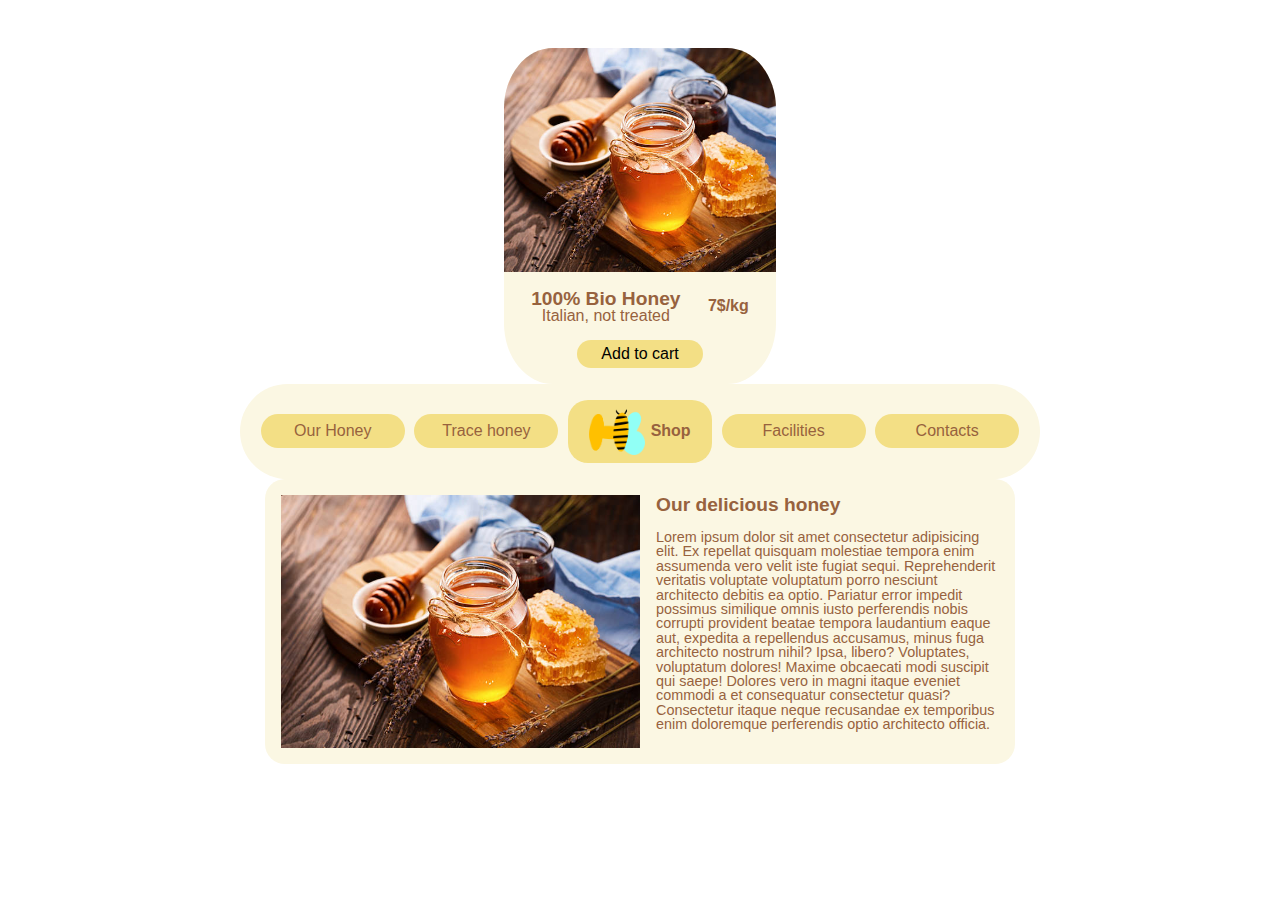
<file: index.html>
<!DOCTYPE html>
<html lang="en">
  <head>
    <meta charset="UTF-8" />
    <meta name="viewport" content="width=device-width, initial-scale=1.0" />
    <title>Honey</title>
    <link rel="stylesheet" href="assets/reset.css" />
    <link rel="stylesheet" href="assets/style.css" />
  </head>
  <body>
    <main>
      <div class="card center">
        <div class="image"></div>
        <div class="flex-center">
          <div class="text-center">
            <h2>100% Bio Honey</h2>
            <p>Italian, not treated</p>
          </div>
          <p class="margin-block bold">7$/kg</p>
        </div>
        <button class="margin-bottom">Add to cart</button>
      </div>
      <div class="navbar center flex-row">
        <button>Our Honey</button>
        <button>Trace honey</button>
        <button>
          <img src="assets/imgs/logo.png" alt="logo" />
          <p class="margin-block bold">Shop</p>
        </button>
        <button>Facilities</button>
        <button>Contacts</button>
      </div>
      <article class="center">
        <img src="assets/imgs/honey.jpg" alt="honey-img" />
        <div>
          <h2 class="margin-bottom">Our delicious honey</h2>
          <p class="margin-bottom">
            Lorem ipsum dolor sit amet consectetur adipisicing elit. Ex repellat
            quisquam molestiae tempora enim assumenda vero velit iste fugiat
            sequi. Reprehenderit veritatis voluptate voluptatum porro nesciunt
            architecto debitis ea optio. Pariatur error impedit possimus
            similique omnis iusto perferendis nobis corrupti provident beatae
            tempora laudantium eaque aut, expedita a repellendus accusamus,
            minus fuga architecto nostrum nihil? Ipsa, libero? Voluptates,
            voluptatum dolores! Maxime obcaecati modi suscipit qui saepe!
            Dolores vero in magni itaque eveniet commodi a et consequatur
            consectetur quasi? Consectetur itaque neque recusandae ex temporibus
            enim doloremque perferendis optio architecto officia.
          </p>
        </div>
      </article>
    </main>
  </body>
</html>
</file>
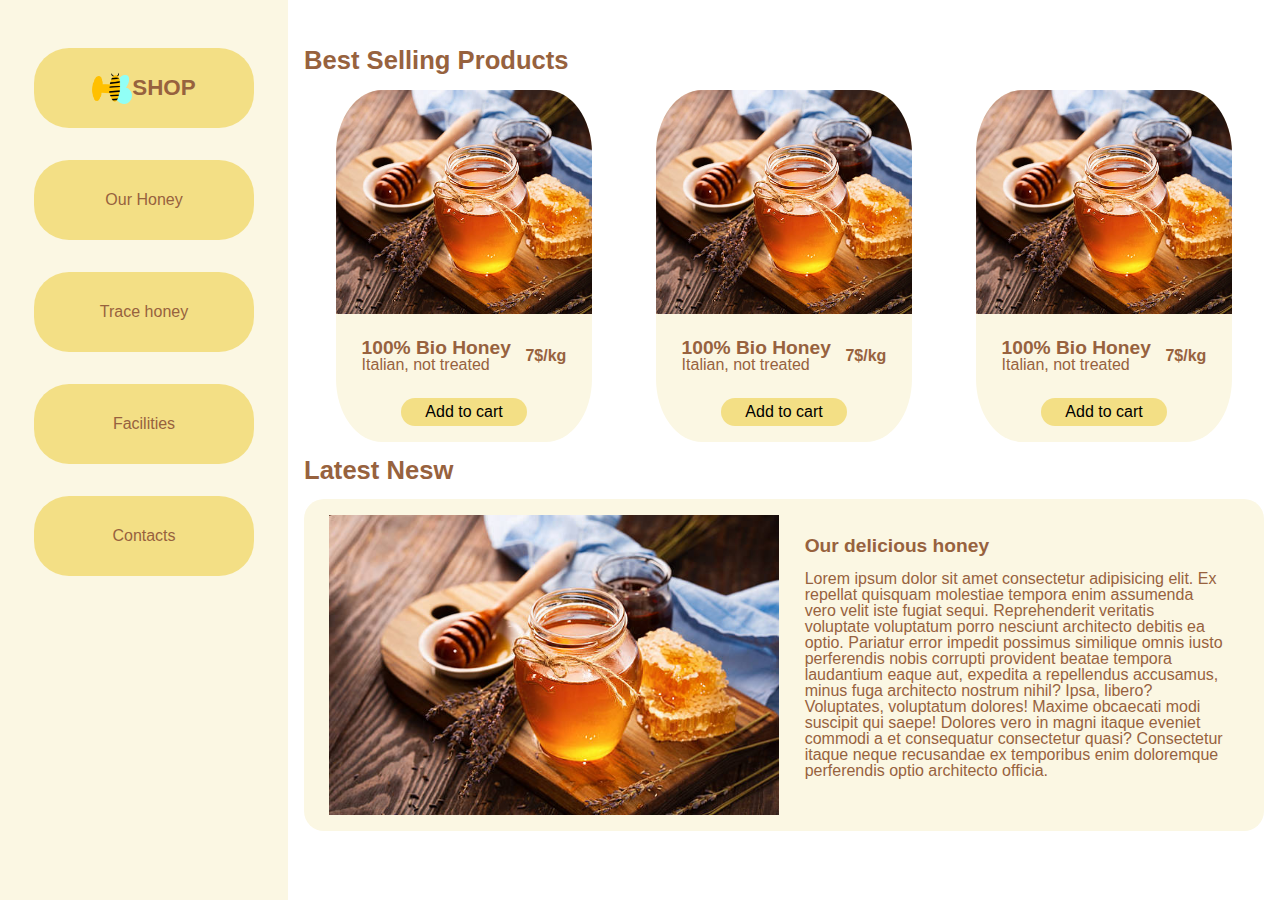
<file: honey-index.html>
<!DOCTYPE html>
<html lang="en">
  <head>
    <meta charset="UTF-8" />
    <meta name="viewport" content="width=device-width, initial-scale=1.0" />
    <title>Honey</title>
    <link rel="stylesheet" href="assets/reset.css" />
    <link rel="stylesheet" href="assets/style-index.css" />
  </head>
  <body>
    <header>
      <div class="navbar flex-center">
        <button>Our Honey</button>
        <button>Trace honey</button>
        <button>
          <img id="logo" src="assets/imgs/logo.png" alt="logo" />
          <p class="margin-block bold">SHOP</p>
        </button>
        <button>Facilities</button>
        <button>Contacts</button>
      </div>
    </header>
    <main>
      <h1 class="text-center margin-bottom">Best Selling Products</h1>
      <div class="conteiner margin-bottom">
        <div class="card">
          <div class="image"></div>
          <div class="flex-center">
            <div class="text-center">
              <h2>100% Bio Honey</h2>
              <p>Italian, not treated</p>
            </div>
            <p class="margin-block bold">7$/kg</p>
          </div>
          <button class="margin-bottom">Add to cart</button>
        </div>
        <div class="card">
          <div class="image"></div>
          <div class="flex-center">
            <div class="text-center">
              <h2>100% Bio Honey</h2>
              <p>Italian, not treated</p>
            </div>
            <p class="margin-block bold">7$/kg</p>
          </div>
          <button class="margin-bottom">Add to cart</button>
        </div>
        <div class="card">
          <div class="image"></div>
          <div class="flex-center">
            <div class="text-center">
              <h2>100% Bio Honey</h2>
              <p>Italian, not treated</p>
            </div>
            <p class="margin-block bold">7$/kg</p>
          </div>
          <button class="margin-bottom">Add to cart</button>
        </div>
        <div class="card">
          <div class="image"></div>
          <div class="flex-center">
            <div class="text-center">
              <h2>100% Bio Honey</h2>
              <p>Italian, not treated</p>
            </div>
            <p class="margin-block bold">7$/kg</p>
          </div>
          <button class="margin-bottom">Add to cart</button>
        </div>
        <div class="card">
          <div class="image"></div>
          <div class="flex-center">
            <div class="text-center">
              <h2>100% Bio Honey</h2>
              <p>Italian, not treated</p>
            </div>
            <p class="margin-block bold">7$/kg</p>
          </div>
          <button class="margin-bottom">Add to cart</button>
        </div>
      </div>

      <h1 class="text-center margin-bottom">Latest Nesw</h1>
      <article class="">
        <img src="assets/imgs/honey.jpg" alt="honey-img" />
        <div>
          <h2 class="margin-bottom">Our delicious honey</h2>
          <p class="margin-bottom">
            Lorem ipsum dolor sit amet consectetur adipisicing elit. Ex repellat
            quisquam molestiae tempora enim assumenda vero velit iste fugiat
            sequi. Reprehenderit veritatis voluptate voluptatum porro nesciunt
            architecto debitis ea optio. Pariatur error impedit possimus
            similique omnis iusto perferendis nobis corrupti provident beatae
            tempora laudantium eaque aut, expedita a repellendus accusamus,
            minus fuga architecto nostrum nihil? Ipsa, libero? Voluptates,
            voluptatum dolores! Maxime obcaecati modi suscipit qui saepe!
            Dolores vero in magni itaque eveniet commodi a et consequatur
            consectetur quasi? Consectetur itaque neque recusandae ex temporibus
            enim doloremque perferendis optio architecto officia.
          </p>
        </div>
      </article>
    </main>
    <script>
      const allButton = document.querySelectorAll('button')
      allButton.forEach((btn) => {
        btn.addEventListener('click', () => {
          window.open('honey-index.html', '_blank')
        })
      })
    </script>
  </body>
</html>
</file>
<file: assets/style.css>
* {
  box-sizing: border-box;
}
.bold {
  font-weight: bold;
}
.margin-bottom {
  margin-bottom: 1rem;
}
h1 {
  font-weight: bold;
  font-size: 1.6rem;
}
h2 {
  font-weight: bold;
  font-size: 1.2rem;
}
body {
  padding-block: 3rem;
  font-family: 'Segoe UI', Tahoma, Geneva, Verdana, sans-serif;
  font-size: 1rem;
  color: #97623e;
}
.center {
  margin-inline: auto;
}
.text-center {
  text-align: center;
}
.margin-block {
  margin-block: auto;
}
.card {
  display: flex;
  flex-direction: column;
  align-items: center;
  max-width: 17rem;
  background-color: #fbf7e3;
  border-radius: 18%;
  justify-content: space-between;
  height: 21rem;
  overflow: hidden;
}

button {
  padding: 0.3rem 1.5rem;
  border-radius: 20px;
  background-color: #f3df85;
  border: 0;
  font-family: inherit;
  font-size: inherit;
}
.image {
  background-image: url(../assets/imgs/honey.jpg);
  background-size: cover;
  background-position: center;
  height: 14rem;
  width: 100%;
}

.flex-center {
  display: flex;
  justify-content: space-between;
  width: 80%;
}
img {
  width: -webkit-fill-available;
}
.flex-row {
  display: flex;
}

.navbar button:nth-of-type(3) {
  display: flex;
  justify-content: space-evenly;
}

.navbar {
  width: 50rem;
  justify-content: space-around;
  align-items: center;
  background-color: #fbf7e3;
  border-radius: 50px;
  padding: 1rem;
}
.navbar button {
  padding: 0.5rem 1rem;
  width: 9rem;
  color: inherit;
}
article {
  width: 320px;
  display: flex;
  padding: 1rem;
  background-color: #fbf7e3;
  border-radius: 20px;
  flex-direction: column-reverse;
}

article div {
  font-size: 0.9rem;
  padding-left: 1rem;
}

@media screen and (min-width: 769px) {
  article {
    width: 750px;
    flex-direction: row;
  }
  article div {
    width: 52%;
  }
  img {
    width: 50%;
  }
}
</file>
<file: assets/style-index.css>
* {
  box-sizing: border-box;
}
.bold {
  font-weight: bold;
}
header {
  margin-bottom: 1rem;
}
.margin-bottom {
  margin-bottom: 1rem;
}
h1 {
  font-weight: bold;
  font-size: 1.6rem;
}
h2 {
  font-weight: bold;
  font-size: 1.2rem;
}
body {
  font-family: 'Segoe UI', Tahoma, Geneva, Verdana, sans-serif;
  font-size: 1rem;
  color: #97623e;
}
.center {
  margin-inline: auto;
}
.text-center {
  text-align: center;
}
.margin-block {
  margin-block: auto;
}
.card {
  display: flex;
  flex-direction: column;
  align-items: center;
  width: 18rem;
  background-color: #fbf7e3;
  border-radius: 18%;
  justify-content: space-between;
  height: 22rem;
  overflow: hidden;
}
.card:first-of-type {
  display: none;
}

#logo {
  width: 40px;
}

button {
  padding: 0.3rem 1.5rem;
  border-radius: 20px;
  background-color: #f3df85;
  border: 0;
  font-family: inherit;
  font-size: inherit;
}
button:hover {
  color: red;
  background-color: #e8e814;
  box-shadow: 3px 3px 5px rgba(0, 0, 0, 0.2);
}
.image {
  background-image: url(../assets/imgs/honey.jpg);
  background-size: cover;
  background-position: center;
  height: 14rem;
  width: 100%;
}

.flex-center {
  display: flex;
  justify-content: space-between;
  width: 80%;
}
img {
  width: -webkit-fill-available;
  max-width: 450px;
}
.flex-row {
  display: flex;
}

.navbar button:nth-of-type(3) {
  display: flex;
  justify-content: center;
  order: -1;
  border-radius: 35px;
  width: 100%;
  padding-block: 1.5rem;
}
.navbar button:nth-of-type(3) p {
  font-size: 1.4rem;
}

.navbar {
  width: 100%;
  flex-wrap: wrap;
  justify-content: space-evenly;
  align-items: center;
  background-color: #fbf7e3;
  border-radius: 50px;
  padding: 1rem;
  gap: 1rem;
}
.navbar button {
  padding: 0.7rem 1rem;
  width: 32%;
  min-width: 118px;
  color: inherit;
}
.navbar button:hover {
  color: red;
}
article {
  min-width: 250px;
  width: 100%;
  display: flex;
  padding: 1rem;
  background-color: #fbf7e3;
  border-radius: 20px;
  flex-direction: column-reverse;
  align-items: center;
  max-width: 1100px;
}

article div {
  font-size: 0.9rem;
  padding-inline: 1rem;
  max-width: 450px;
}
@media screen and (min-width: 576px) {
  .navbar {
    flex-wrap: nowrap;
    gap: 0.2rem;
    border-radius: 0;
  }
  .navbar button:nth-last-of-type(3) {
    order: 0;
    width: 50%;
  }
  .navbar button {
    min-width: 90px;
    padding: 0.7rem 0;
  }
  .card {
    width: 16rem;
  }
}

main {
  margin-inline: 1rem;
}

.conteiner {
  display: flex;
  flex-wrap: wrap;
  justify-content: space-evenly;
  gap: 2rem;
}

@media screen and (min-width: 769px) {
  article {
    flex-direction: row;
    justify-content: space-evenly;
  }
  img {
    width: 50%;
  }
}

@media screen and (min-width: 864px) {
  .card:last-of-type {
    display: none;
  }
}
@media screen and (min-width: 1152px) {
  .card:last-of-type {
    display: flex;
  }
  article div {
    font-size: 1rem;
  }
}

@media screen and (min-width: 1200px) {
  body {
    display: flex;
    height: 100vh;
  }
  .text-center {
    text-align: start;
  }
  header {
    margin-bottom: 0;
    min-width: 280px;
    width: 30vw;
    max-width: 400px;
  }
  .navbar {
    flex-direction: column;
    height: 100%;
    justify-content: start;
    gap: 2rem;
    padding-top: 3rem;
  }
  .navbar button:nth-last-of-type(3) {
    width: 220px;
    order: -1;
  }
  .navbar button {
    width: 220px;
    height: 5rem;
    border-radius: 35px;
  }
  main {
    padding-top: 3rem;
    width: 100%;
  }
  .card:last-of-type {
    display: none;
  }
}

@media screen and (min-width: 1488px) {
  .card:last-of-type {
    display: flex;
  }
}

@media screen and (min-width: 1840px) {
  .card:first-of-type {
    display: flex;
  }
}
</file>
